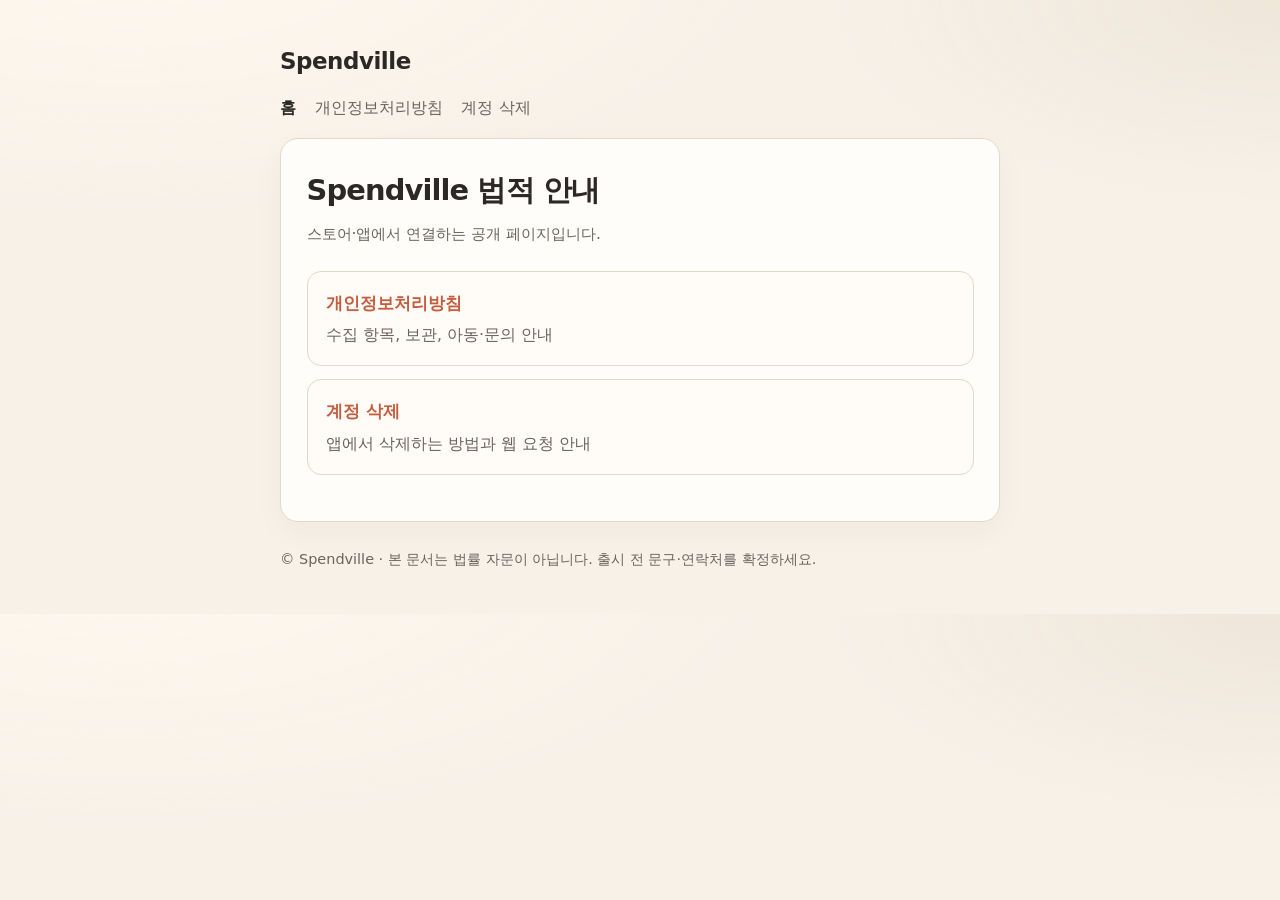
<file: index.html>
<!DOCTYPE html>
<html lang="ko">
  <head>
    <meta charset="utf-8" />
    <meta name="viewport" content="width=device-width, initial-scale=1" />
    <title>Spendville — 법적 안내</title>
    <link rel="stylesheet" href="styles.css" />
  </head>
  <body>
    <header>
      <a class="brand" href="./">Spendville</a>
      <nav>
        <a href="./" aria-current="page">홈</a>
        <a href="./privacy.html">개인정보처리방침</a>
        <a href="./account-deletion.html">계정 삭제</a>
      </nav>
    </header>
    <main>
      <h1>Spendville 법적 안내</h1>
      <p class="meta">스토어·앱에서 연결하는 공개 페이지입니다.</p>
      <ul class="card-list">
        <li>
          <a href="./privacy.html">
            <strong>개인정보처리방침</strong>
            <span>수집 항목, 보관, 아동·문의 안내</span>
          </a>
        </li>
        <li>
          <a href="./account-deletion.html">
            <strong>계정 삭제</strong>
            <span>앱에서 삭제하는 방법과 웹 요청 안내</span>
          </a>
        </li>
      </ul>
    </main>
    <footer>
      © Spendville · 본 문서는 법률 자문이 아닙니다. 출시 전 문구·연락처를 확정하세요.
    </footer>
  </body>
</html>
</file>
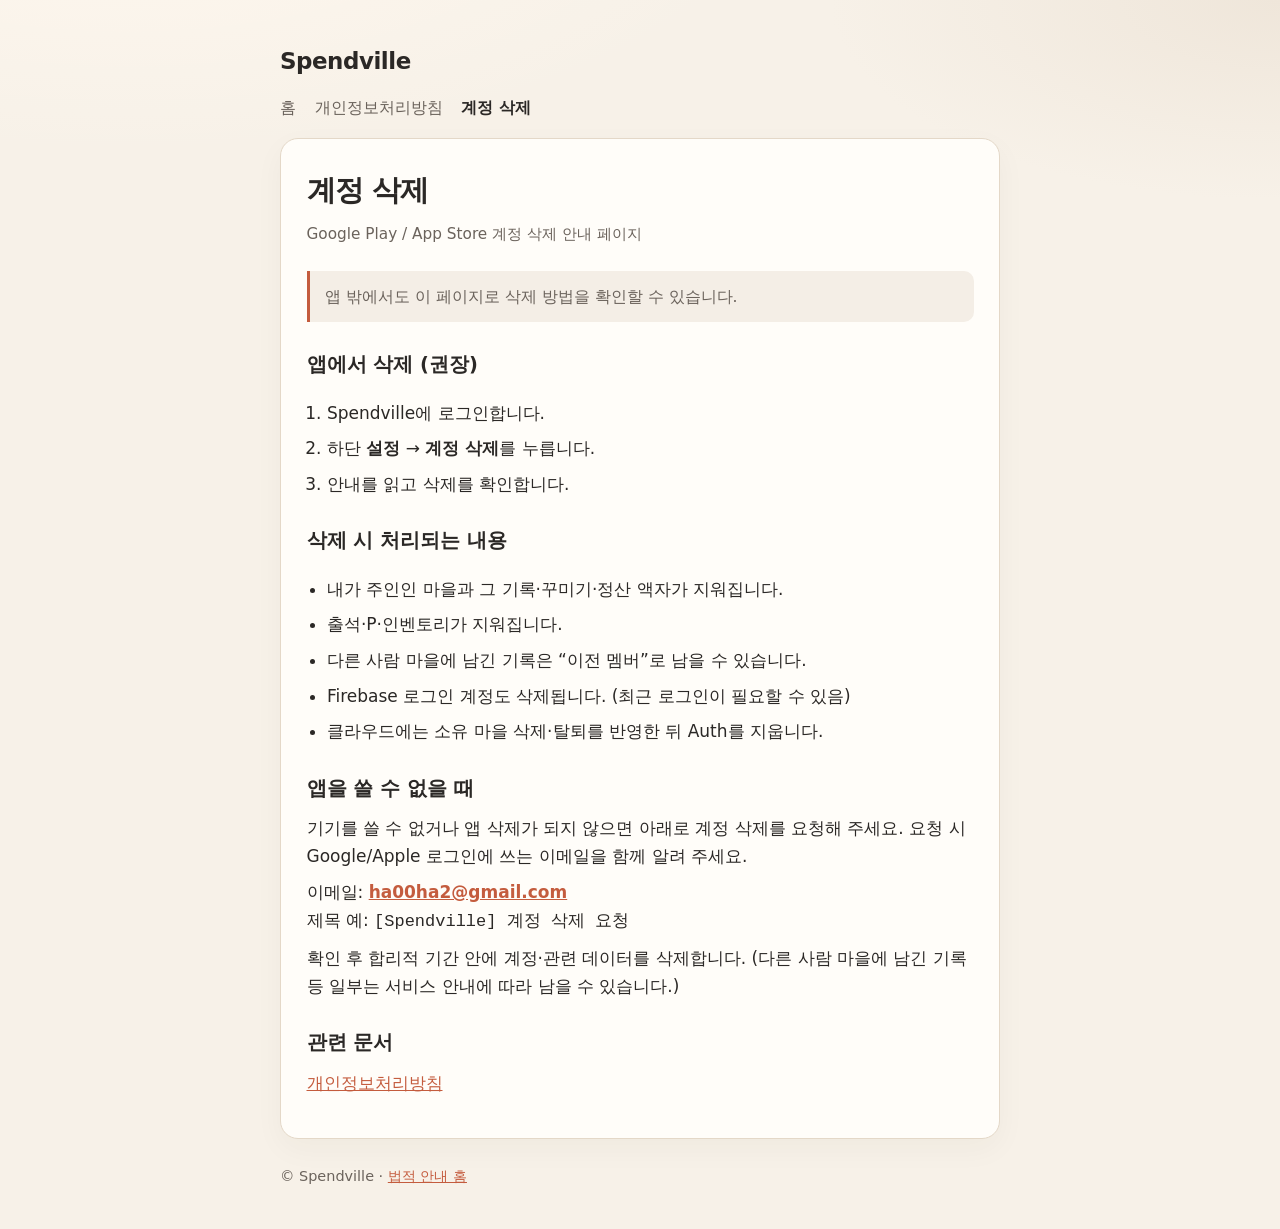
<file: account-deletion.html>
<!DOCTYPE html>
<html lang="ko">
  <head>
    <meta charset="utf-8" />
    <meta name="viewport" content="width=device-width, initial-scale=1" />
    <title>계정 삭제 — Spendville</title>
    <link rel="stylesheet" href="styles.css" />
  </head>
  <body>
    <header>
      <a class="brand" href="./">Spendville</a>
      <nav>
        <a href="./">홈</a>
        <a href="./privacy.html">개인정보처리방침</a>
        <a href="./account-deletion.html" aria-current="page">계정 삭제</a>
      </nav>
    </header>
    <main>
      <h1>계정 삭제</h1>
      <p class="meta">Google Play / App Store 계정 삭제 안내 페이지</p>

      <p class="note">
        앱 밖에서도 이 페이지로 삭제 방법을 확인할 수 있습니다.
      </p>

      <h2>앱에서 삭제 (권장)</h2>
      <ol class="steps">
        <li>Spendville에 로그인합니다.</li>
        <li>하단 <strong>설정</strong> → <strong>계정 삭제</strong>를 누릅니다.</li>
        <li>안내를 읽고 삭제를 확인합니다.</li>
      </ol>

      <h2>삭제 시 처리되는 내용</h2>
      <ul>
        <li>내가 주인인 마을과 그 기록·꾸미기·정산 액자가 지워집니다.</li>
        <li>출석·P·인벤토리가 지워집니다.</li>
        <li>
          다른 사람 마을에 남긴 기록은 “이전 멤버”로 남을 수 있습니다.
        </li>
        <li>
          Firebase 로그인 계정도 삭제됩니다. (최근 로그인이 필요할 수 있음)
        </li>
        <li>
          클라우드에는 소유 마을 삭제·탈퇴를 반영한 뒤 Auth를 지웁니다.
        </li>
      </ul>

      <h2>앱을 쓸 수 없을 때</h2>
      <p>
        기기를 쓸 수 없거나 앱 삭제가 되지 않으면 아래로 계정 삭제를
        요청해 주세요. 요청 시 Google/Apple 로그인에 쓰는 이메일을 함께
        알려 주세요.
      </p>
      <p>
        이메일:
        <a href="mailto:ha00ha2@gmail.com?subject=%5BSpendville%5D%20계정%20삭제%20요청"
          ><strong>ha00ha2@gmail.com</strong></a
        ><br />
        제목 예: <code>[Spendville] 계정 삭제 요청</code>
      </p>
      <p>
        확인 후 합리적 기간 안에 계정·관련 데이터를 삭제합니다. (다른 사람
        마을에 남긴 기록 등 일부는 서비스 안내에 따라 남을 수 있습니다.)
      </p>

      <h2>관련 문서</h2>
      <p>
        <a href="./privacy.html">개인정보처리방침</a>
      </p>
    </main>
    <footer>
      © Spendville ·
      <a href="./">법적 안내 홈</a>
    </footer>
  </body>
</html>
</file>
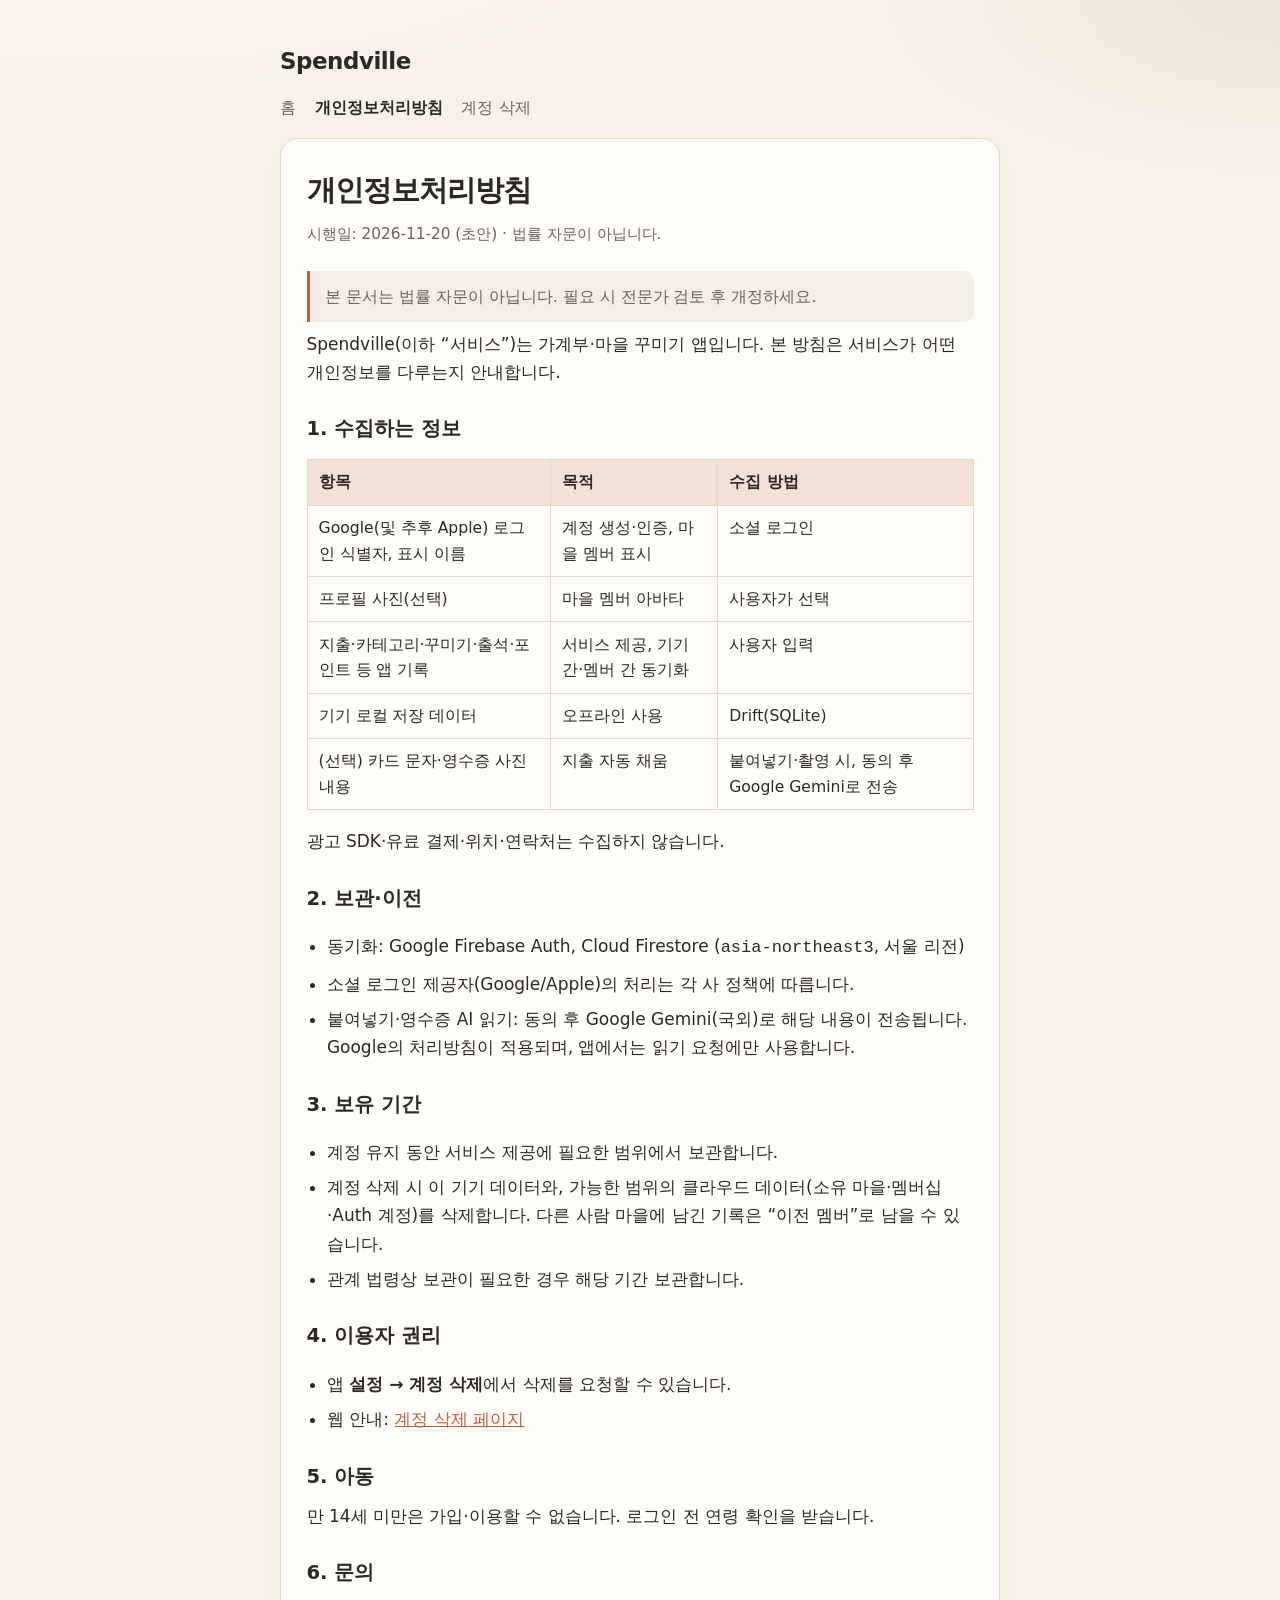
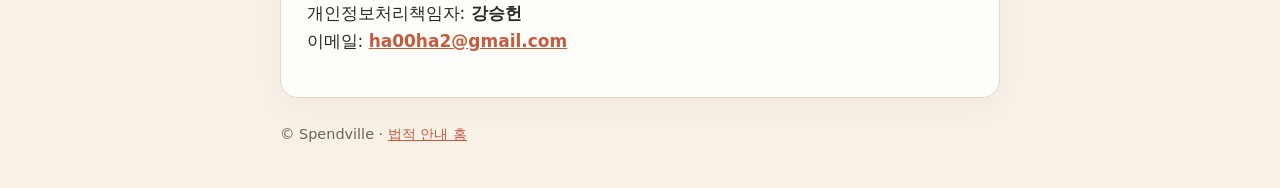
<file: privacy.html>
<!DOCTYPE html>
<html lang="ko">
  <head>
    <meta charset="utf-8" />
    <meta name="viewport" content="width=device-width, initial-scale=1" />
    <title>개인정보처리방침 — Spendville</title>
    <link rel="stylesheet" href="styles.css" />
  </head>
  <body>
    <header>
      <a class="brand" href="./">Spendville</a>
      <nav>
        <a href="./">홈</a>
        <a href="./privacy.html" aria-current="page">개인정보처리방침</a>
        <a href="./account-deletion.html">계정 삭제</a>
      </nav>
    </header>
    <main>
      <h1>개인정보처리방침</h1>
      <p class="meta">시행일: 2026-11-20 (초안) · 법률 자문이 아닙니다.</p>

      <p class="note">
        본 문서는 법률 자문이 아닙니다. 필요 시 전문가 검토 후 개정하세요.
      </p>

      <p>
        Spendville(이하 “서비스”)는 가계부·마을 꾸미기 앱입니다. 본 방침은 서비스가
        어떤 개인정보를 다루는지 안내합니다.
      </p>

      <h2>1. 수집하는 정보</h2>
      <table>
        <thead>
          <tr>
            <th>항목</th>
            <th>목적</th>
            <th>수집 방법</th>
          </tr>
        </thead>
        <tbody>
          <tr>
            <td>Google(및 추후 Apple) 로그인 식별자, 표시 이름</td>
            <td>계정 생성·인증, 마을 멤버 표시</td>
            <td>소셜 로그인</td>
          </tr>
          <tr>
            <td>프로필 사진(선택)</td>
            <td>마을 멤버 아바타</td>
            <td>사용자가 선택</td>
          </tr>
          <tr>
            <td>지출·카테고리·꾸미기·출석·포인트 등 앱 기록</td>
            <td>서비스 제공, 기기 간·멤버 간 동기화</td>
            <td>사용자 입력</td>
          </tr>
          <tr>
            <td>기기 로컬 저장 데이터</td>
            <td>오프라인 사용</td>
            <td>Drift(SQLite)</td>
          </tr>
          <tr>
            <td>(선택) 카드 문자·영수증 사진 내용</td>
            <td>지출 자동 채움</td>
            <td>붙여넣기·촬영 시, 동의 후 Google Gemini로 전송</td>
          </tr>
        </tbody>
      </table>
      <p>광고 SDK·유료 결제·위치·연락처는 수집하지 않습니다.</p>

      <h2>2. 보관·이전</h2>
      <ul>
        <li>
          동기화: Google Firebase Auth, Cloud Firestore
          (<code>asia-northeast3</code>, 서울 리전)
        </li>
        <li>소셜 로그인 제공자(Google/Apple)의 처리는 각 사 정책에 따릅니다.</li>
        <li>
          붙여넣기·영수증 AI 읽기: 동의 후 Google Gemini(국외)로 해당 내용이
          전송됩니다. Google의 처리방침이 적용되며, 앱에서는 읽기 요청에만
          사용합니다.
        </li>
      </ul>

      <h2>3. 보유 기간</h2>
      <ul>
        <li>계정 유지 동안 서비스 제공에 필요한 범위에서 보관합니다.</li>
        <li>
          계정 삭제 시 이 기기 데이터와, 가능한 범위의 클라우드 데이터(소유
          마을·멤버십·Auth 계정)를 삭제합니다. 다른 사람 마을에 남긴 기록은
          “이전 멤버”로 남을 수 있습니다.
        </li>
        <li>관계 법령상 보관이 필요한 경우 해당 기간 보관합니다.</li>
      </ul>

      <h2>4. 이용자 권리</h2>
      <ul>
        <li>앱 <strong>설정 → 계정 삭제</strong>에서 삭제를 요청할 수 있습니다.</li>
        <li>
          웹 안내:
          <a href="./account-deletion.html">계정 삭제 페이지</a>
        </li>
      </ul>

      <h2>5. 아동</h2>
      <p>
        만 14세 미만은 가입·이용할 수 없습니다. 로그인 전 연령 확인을 받습니다.
      </p>

      <h2>6. 문의</h2>
      <p>
        개인정보처리책임자: <strong>강승헌</strong><br />
        이메일:
        <a href="mailto:ha00ha2@gmail.com"><strong>ha00ha2@gmail.com</strong></a>
      </p>
    </main>
    <footer>
      © Spendville ·
      <a href="./">법적 안내 홈</a>
    </footer>
  </body>
</html>
</file>
<file: styles.css>
:root {
  --bg: #f7f1e8;
  --paper: #fffdf9;
  --ink: #2b2826;
  --muted: #6b635c;
  --line: #e4d8c8;
  --accent: #c45c3e;
  --accent-soft: #f3e0d8;
}

* {
  box-sizing: border-box;
}

html {
  font-size: 17px;
}

body {
  margin: 0;
  font-family: "Apple SD Gothic Neo", "Noto Sans KR", system-ui, sans-serif;
  color: var(--ink);
  background:
    radial-gradient(1200px 500px at 10% -10%, #fff8ef 0%, transparent 55%),
    radial-gradient(900px 400px at 100% 0%, #efe6da 0%, transparent 50%),
    var(--bg);
  line-height: 1.65;
}

a {
  color: var(--accent);
}

header,
main,
footer {
  width: min(720px, calc(100% - 2rem));
  margin-inline: auto;
}

header {
  padding: 2.5rem 0 1rem;
}

header .brand {
  font-weight: 800;
  font-size: 1.35rem;
  letter-spacing: -0.02em;
  text-decoration: none;
  color: var(--ink);
}

header nav {
  margin-top: 0.85rem;
  display: flex;
  flex-wrap: wrap;
  gap: 0.75rem 1.1rem;
  font-size: 0.95rem;
}

header nav a {
  text-decoration: none;
  color: var(--muted);
}

header nav a[aria-current="page"] {
  color: var(--ink);
  font-weight: 700;
}

main {
  background: var(--paper);
  border: 1px solid var(--line);
  border-radius: 18px;
  padding: 1.6rem 1.5rem 2rem;
  box-shadow: 0 10px 30px rgba(60, 40, 20, 0.04);
}

h1 {
  margin: 0 0 0.4rem;
  font-size: 1.7rem;
  letter-spacing: -0.03em;
}

.meta {
  color: var(--muted);
  font-size: 0.9rem;
  margin-bottom: 1.4rem;
}

h2 {
  margin: 1.6rem 0 0.55rem;
  font-size: 1.15rem;
}

p,
li {
  margin: 0.45rem 0;
}

ul {
  padding-left: 1.2rem;
}

table {
  width: 100%;
  border-collapse: collapse;
  font-size: 0.92rem;
  margin: 0.8rem 0 1rem;
}

th,
td {
  border: 1px solid var(--line);
  padding: 0.55rem 0.65rem;
  text-align: left;
  vertical-align: top;
}

th {
  background: var(--accent-soft);
}

.note {
  background: #f4eee6;
  border-left: 3px solid var(--accent);
  padding: 0.75rem 0.9rem;
  border-radius: 0 10px 10px 0;
  color: var(--muted);
  font-size: 0.92rem;
}

.card-list {
  list-style: none;
  padding: 0;
  margin: 1.2rem 0 0;
}

.card-list li {
  margin: 0 0 0.75rem;
}

.card-list a {
  display: block;
  text-decoration: none;
  color: var(--ink);
  border: 1px solid var(--line);
  border-radius: 14px;
  padding: 1rem 1.1rem;
  background: #fffcf8;
}

.card-list a strong {
  display: block;
  color: var(--accent);
  margin-bottom: 0.2rem;
}

.card-list a span {
  color: var(--muted);
  font-size: 0.92rem;
}

ol.steps {
  padding-left: 1.2rem;
}

footer {
  padding: 1.5rem 0 2.5rem;
  color: var(--muted);
  font-size: 0.85rem;
}
</file>
